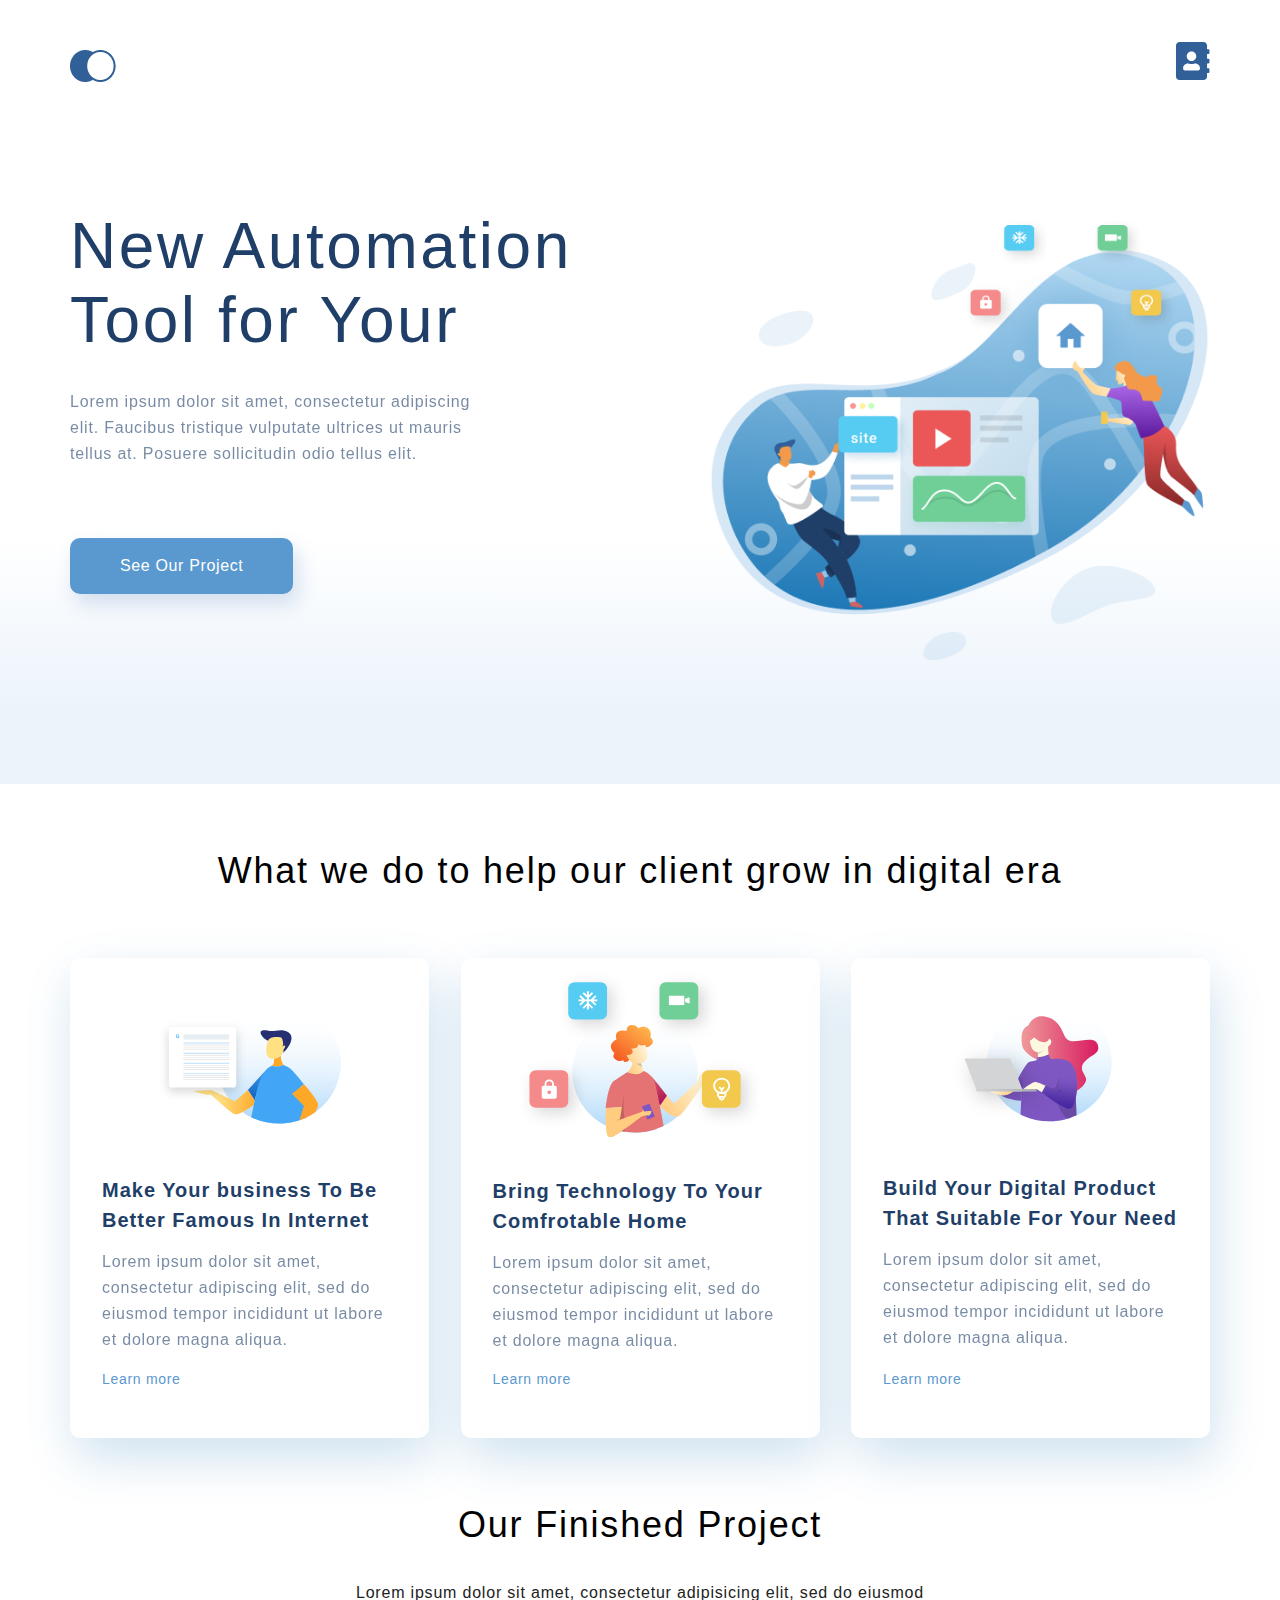
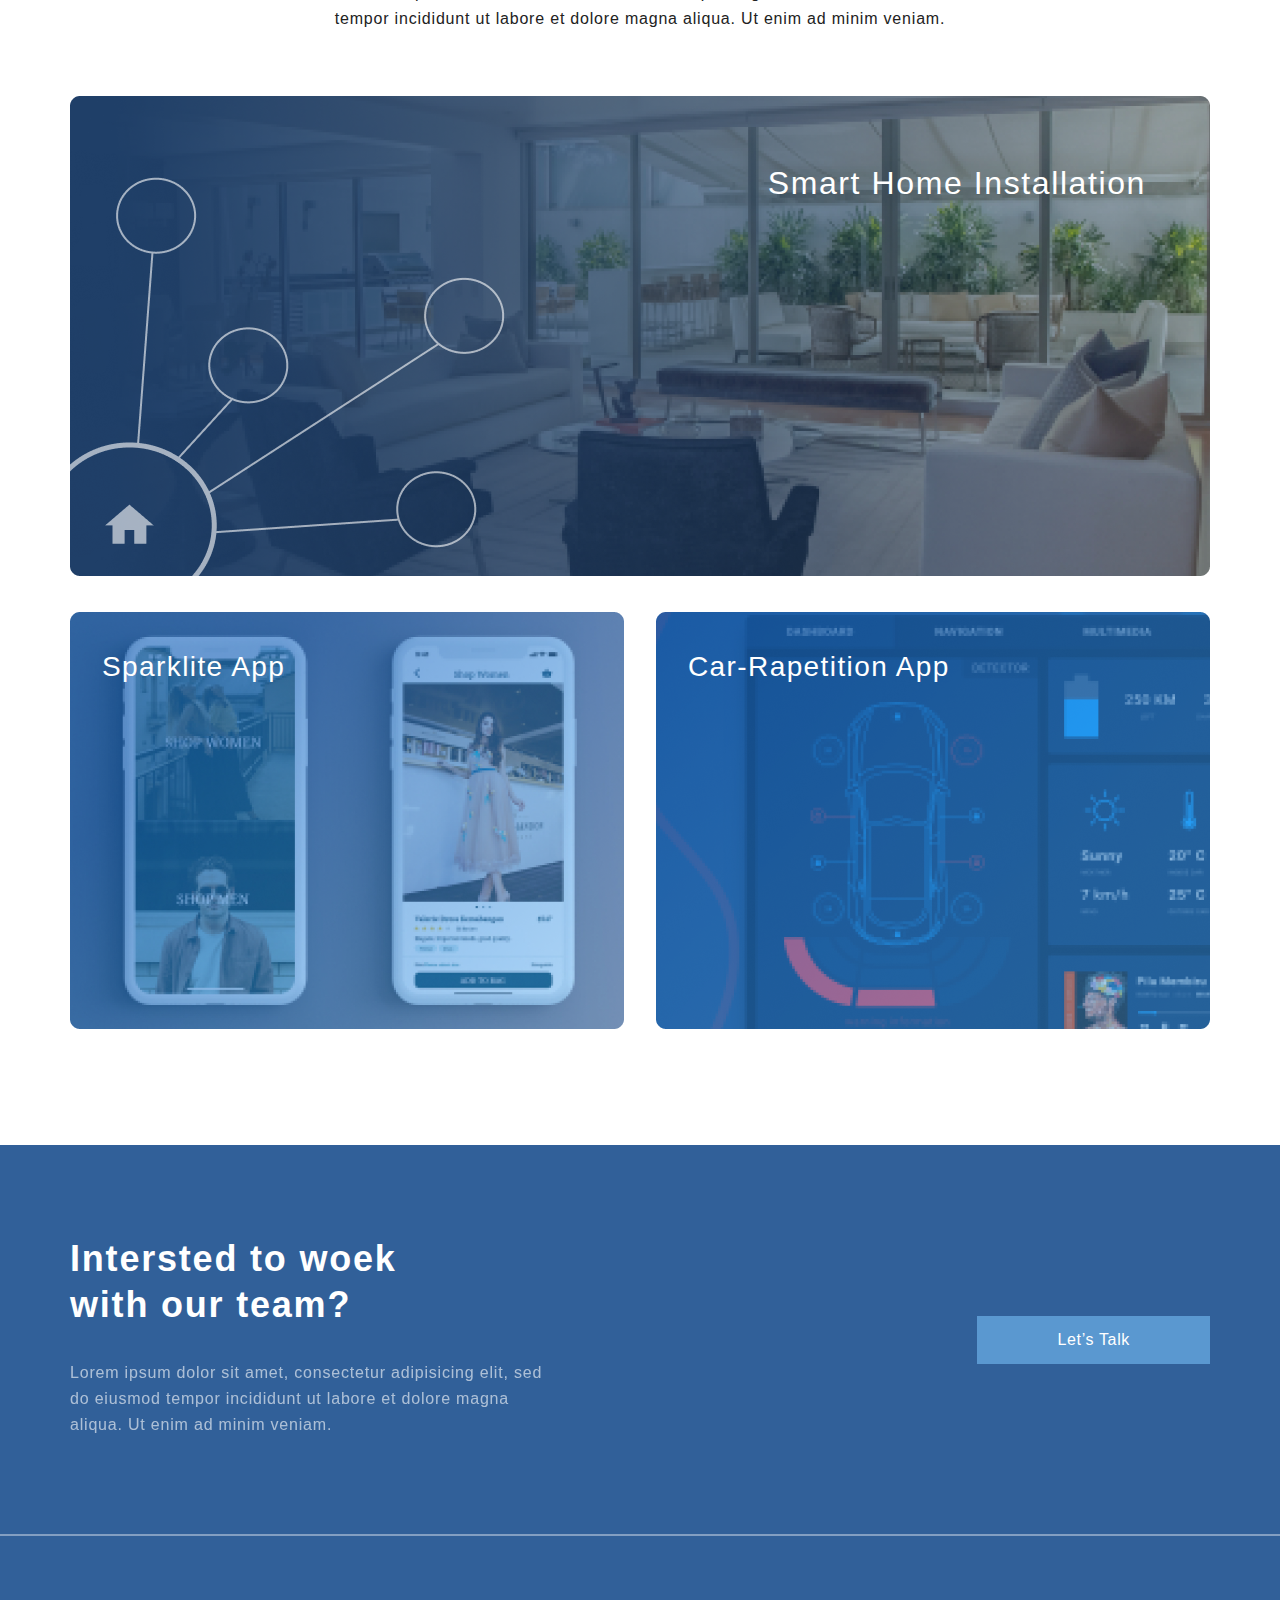
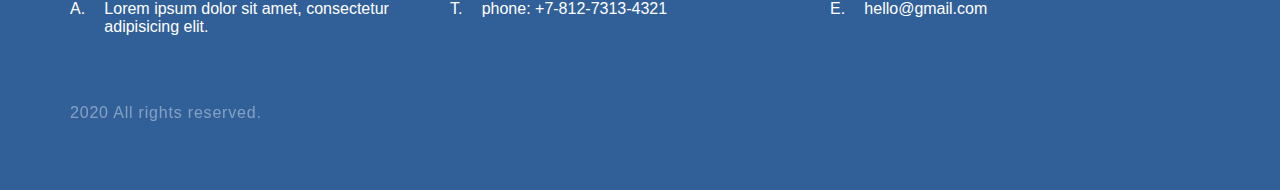
<file: index.html>
<!DOCTYPE html>
<html lang="en">

<head>
    <meta charset="UTF-8">
    <meta name="viewport" content="width=device-width, initial-scale=1.0">
    <title>Document</title>
    <link rel="stylesheet" href="style.css">
</head>

<body>



    <div class="top">
        <div class="container top_content_box">
            <ul class="header">
                <li> <a href="index.html"><img src="img/logo.png" alt="logo"></a> </li>
                <li> <a href="contacts.html"><img src="img/Vector.svg" alt="vector"></a></li>
            </ul>
            <div class="top_info">
                <h1 class="heading1 heading1_main">New Automation Tool for Your </h1>
                <p class="text text_under_main_heading1">Lorem ipsum dolor sit amet, consectetur adipiscing elit.
                    Faucibus
                    tristique vulputate ultrices ut mauris tellus at. Posuere sollicitudin odio tellus elit.</p>
                <a href="#" class="button_top">See Our Project</a>
            </div>
        </div>
    </div>


    <div class="what-we-do container">
        <h3 class="heading3 heading3_what-we-do">What we do to help our client grow in digital era</h3>
        <div class="what-we-do_content">
            <div class="card">
                <img class="card_image" src="img/card_1.svg" alt="image_card_1">
                <h4 class="heading4 heading4_card">Make Your business To Be
                    Better Famous In Internet</h4>
                <p class="text">Lorem ipsum dolor sit amet, consectetur adipiscing elit, sed do eiusmod tempor
                    incididunt ut labore et dolore magna aliqua. </p>
                <a href="#" class="card_link">Learn more</a>
            </div>
            <div class="card card_2">
                <img class="card_image card2_image" src="img/card_2.svg" alt="image_card_2">
                <h4 class="heading4 heading4_card">Bring Technology To Your
                    Comfrotable Home</h4>
                <p class="text">Lorem ipsum dolor sit amet, consectetur adipiscing elit, sed do eiusmod tempor
                    incididunt ut labore et dolore magna aliqua. </p>
                <a href="#" class="card_link">Learn more</a>
            </div>
            <div class="card card_3">
                <img class="card_image" src="img/card_3.svg" alt="image_card_3">
                <h4 class="heading4 heading4_card">Build Your Digital Product
                    That Suitable For Your Need</h4>
                <p class="text">Lorem ipsum dolor sit amet, consectetur adipiscing elit, sed do eiusmod tempor
                    incididunt ut labore et dolore magna aliqua. </p>
                <a href="#" class="card_link">Learn more</a>
            </div>
        </div>
    </div>


    <div class="project container">
        <h3 class="heading3 heading3_project">Our Finished Project</h3>
        <p class="text text_project">Lorem ipsum dolor sit amet, consectetur adipisicing elit, sed do eiusmod tempor
            incididunt ut labore et dolore magna aliqua. Ut enim ad minim veniam.</p>
        <div class="project_item">
            <img class="project_img" src="img/project_1.png" alt="main_project_img">
            <p class="text text_project_foto_main">Smart Home Installation</p>
        </div>
        <div class="project_parent">
            <div class="project_item project_item_margin">
                <img class="project_img" src="img/project_2.png" alt="project_img_2">
                <p class="text text_project_foto_1">Sparklite App</p>
            </div>
            <div class="project_item project_item_3">
                <img class="project_img" src="img/project_3.png" alt="project_img_3">
                <p class="text text_project_foto_2">Car-Rapetition App</p>
            </div>
        </div>
    </div>


    <div class="footer">
        <div class="container">
            <div class="footer_top">
                <div class="footer_text">
                    <h3 class="heading3 heading3_footer">Intersted to woek
                        with our team?</h3>
                    <p class="text text_footer_top"> Lorem ipsum dolor sit amet, consectetur adipisicing elit, sed do
                        eiusmod tempor incididunt ut labore et dolore magna aliqua. Ut enim ad minim veniam.</p>
                </div>
                <a href="#" class="button_footer_a">Let’s Talk</a>

            </div>
        </div>
        <hr class="hr_footer">
        <div class="container">
            <div class="footer_bottom">
                <ul class="list_ul_footer_info">
                    <li class="list_li_footer_info">Lorem ipsum dolor sit amet, consectetur adipisicing elit.</li>
                    <li class="list_li_footer_info">phone: +7-812-7313-4321</li>
                    <li class="list_li_footer_info list_li_footer_info_last">hello@gmail.com</li>
                </ul>
                <div class="footer_copy">
                    <p class="text text_copyright">2020 All rights reserved.</p>
                </div>
            </div>
        </div>
    </div>


</body>

</html>
</file>
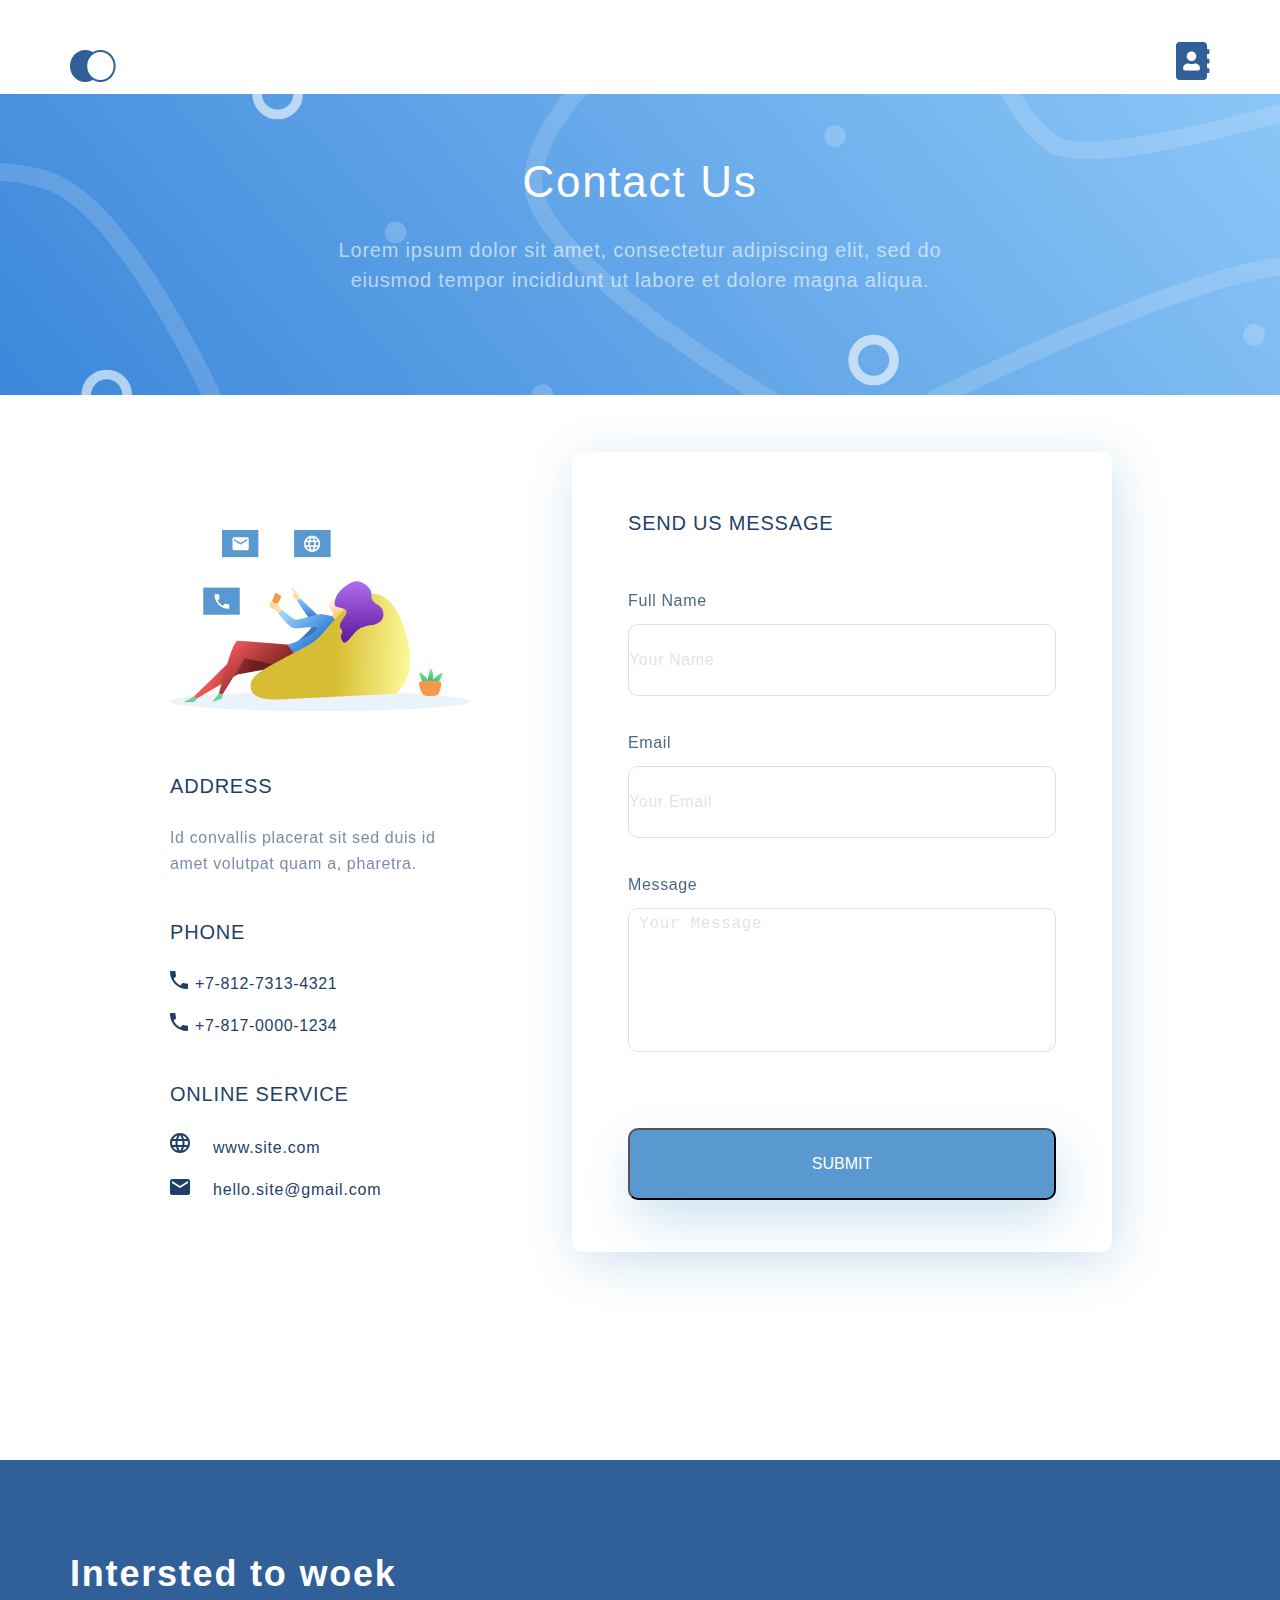
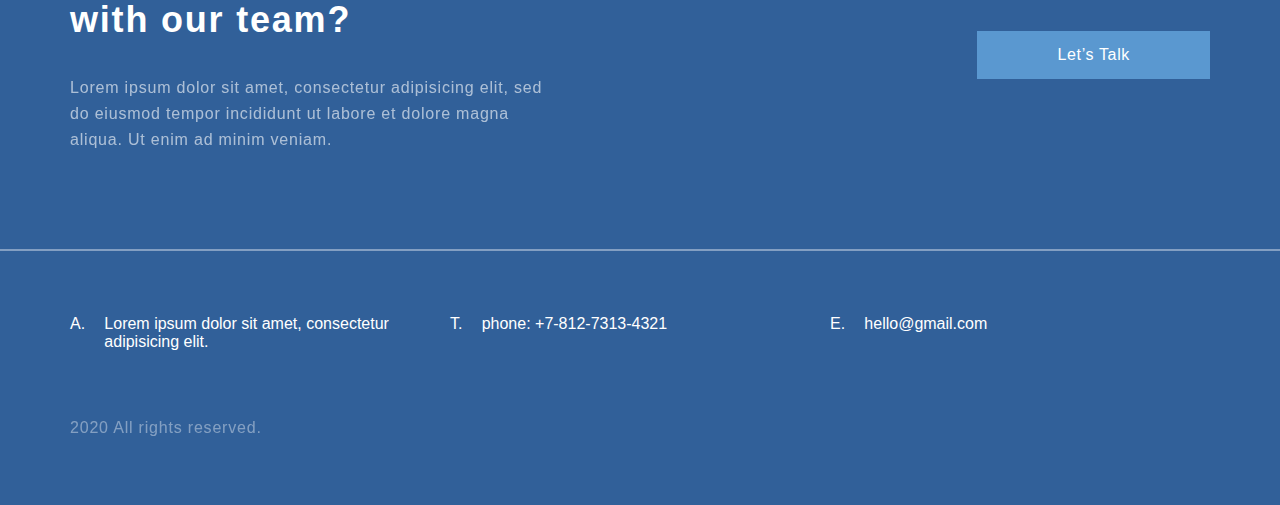
<file: contacts.html>
<!DOCTYPE html>
<html lang="en">

<head>
    <meta charset="UTF-8">
    <meta name="viewport" content="width=device-width, initial-scale=1.0">
    <title>Document</title>
    <link rel="stylesheet" href="style.css">
</head>

<body>


    <div class="container">
        <ul class="header">
            <li> <a href="index.html"><img src="img/logo.png" alt="logo"></a> </li>
            <li> <a href="contacts.html"><img src="img/Vector.svg" alt="vector"></a></li>
        </ul>
    </div>
    <div class="contacts_header">
        <div class="container">
            <h2 class="heading2">Contact Us</h2>
            <p class="text text_contacts_header">Lorem ipsum dolor sit amet, consectetur adipiscing elit, sed do eiusmod
                tempor incididunt ut
                labore et dolore magna aliqua. </p>
        </div>
    </div>


    <div class="container_contacts_content">
        <div class="contacts_info">
            <img src="img/contacts.png" alt="contacts_content_image">
            <h4 class="heading4 heading4_contacts heading4_contacts_adress">Address</h4>
            <p class="text text_contacts">Id convallis placerat sit sed duis id amet volutpat quam a, pharetra.</p>
            <h4 class="heading4 heading4_contacts">Phone</h4>
            <ol class="list_ol_contacts_phone">
                <li class="list_li_contacts_phone">+7-812-7313-4321</li>
                <li>+7-817-0000-1234</li>
            </ol>
            <h4 class="heading4 heading4_contacts">Online service</h4>
            <ul class="list_ul_contacts_online">
                <li class="list_li_contacts_online1"><a class="a_contacts_online"
                        href="https://yandex.ru/uslugi/">www.site.com</a> </li>
                <li class="list_li_contacts_online2"><a class="a_contacts_online"
                        href="mailto:example@mail.ru">hello.site@gmail.com</a></li>
            </ul>
        </div>

        <div class="contacts_form">
            <form action="#">
                <h4 class="heading4 heading4_contacts heading4_contacts_form">Send us message</h4>
                <p class="text text_contacts_form">Full Name</p>
                <input class="data_up" type="text" placeholder="Your Name">
                <p class="text text_contacts_form">Email</p>
                <input class="data_up" type="email" placeholder="Your Email">
                <p class="text text_contacts_form">Message</p>
                <textarea class="data_message" name="" id="" cols="30" rows="10"
                    placeholder=" Your Message"></textarea><br>
                <button class="button_contacts_form" type="submit">Submit</button>
            </form>
        </div>
    </div>


    <div class="container_map">
        <script type="text/javascript" charset="utf-8" async
            src="https://api-maps.yandex.ru/services/constructor/1.0/js/?um=constructor%3A8eac6a23f70f8faa2c3bcd7479773e1df89d9cd65e46d61827a29c4f24384f5c&amp;width=100%&amp;height=400&amp;lang=ru_RU&amp;scroll=true">
        </script>
    </div>


    <div class="footer">
        <div class="container">
            <div class="footer_top">
                <div class="footer_text">
                    <h3 class="heading3 heading3_footer">Intersted to woek
                        with our team?</h3>
                    <p class="text text_footer_top"> Lorem ipsum dolor sit amet, consectetur adipisicing elit, sed do
                        eiusmod tempor incididunt ut labore et dolore magna aliqua. Ut enim ad minim veniam.</p>
                </div>
                <a href="#" class="button_footer_a">Let’s Talk</a>

            </div>
        </div>
        <hr class="hr_footer">
        <div class="container">
            <div class="footer_bottom">
                <ul class="list_ul_footer_info">
                    <li class="list_li_footer_info">Lorem ipsum dolor sit amet, consectetur adipisicing elit.</li>
                    <li class="list_li_footer_info">phone: +7-812-7313-4321</li>
                    <li class="list_li_footer_info list_li_footer_info_last">hello@gmail.com</li>
                </ul>
                <div class="footer_copy">
                    <p class="text text_copyright">2020 All rights reserved.</p>
                </div>
            </div>
        </div>
    </div>


</body>

</html>
</file>
<file: style.css>
* {
    margin: 0;
    padding: 0;
}

.a_contacts_online {
    margin-left: 16px;
    text-decoration: none;
    font-size: 16px;
    line-height: 26px;
    letter-spacing: 0.05em;
    color: #1F3F68;
    opacity: 1;
}


body {
    font-family: sans-serif;
}

.button_contacts_form {
    background: #5A98D0;
    box-shadow: 5px 20px 50px rgba(16, 112, 177, 0.2);
    border-radius: 10px;
    font-weight: 500;
    font-size: 16px;
    line-height: 26px;
    text-align: center;
    color: #FFFFFF;
    text-transform: uppercase;
    width: 428px;
    height: 72px;
}

.button_footer_a {
    display: inline-block;
    background: #5A98D0;
    text-align: center;
    letter-spacing: 0.04em;
    color: #FFFFFF;
    opacity: 1;
    text-decoration: none;
    padding-top: 15px;
    padding-bottom: 15px;
    padding-left: 80px;
    padding-right: 80px;
}

.button_top {
    font-size: 16px;
    line-height: 26px;
    text-align: center;
    letter-spacing: 0.04em;
    color: #FFFFFF;
    background: #5A98D0;
    box-shadow: 5px 10px 20px rgba(53, 110, 173, 0.2);
    border-radius: 10px;
    padding: 15px 50px;
    text-decoration: none;
    display: inline-block;
    margin-top: 71px;
}

.card {
    height: 480px;
    width: 359px;
    padding: 44px 32px;
    box-sizing: border-box;
    background: #FFFFFF;
    box-shadow: 5px 20px 50px rgba(16, 112, 177, 0.2);
    border-radius: 10px;
    display: flex;
    flex-direction: column;
}

.card_image {
    align-self: center;
    margin-bottom: 51px;
}

.card_link {
    font-size: 14px;
    line-height: 30px;
    letter-spacing: 0.05em;
    color: #5A98D0;
    text-decoration: none;
    margin-top: auto;
}

.card_2 {
    padding-top: 14px;
}

.card2_image {
    margin-bottom: 38px;
}

.contacts_header {
    height: 250px;
    background-image: url(img/contacts_header.svg);
    background-repeat: no-repeat;
    background-position: center;
    background-size: cover;
    padding-top: 51px;
}

.contacts_form {
    margin-top: 57px;
    background: #FFFFFF;
    box-shadow: 5px 10px 50px rgba(16, 112, 177, 0.2);
    border-radius: 10px;
    width: 540px;
    height: 800px;
    padding: 56px;
    box-sizing: border-box;
}

.contacts_info {
    margin-top: 135px;
    width: 301px;
    height: 668px;
    box-sizing: border-box;
    margin-right: 101px;
}

.container {
    max-width: 1140px;
    margin: 0 auto;
}

.container_contacts_content {
    margin: 0 auto;
    width: 940px;
    display: flex;
    align-items: flex-start;
    justify-content: space-between;
}

.container_map {
    margin: 0 auto;
    width: 940px;
    padding-top: 96px;
}

.data_up,
.data_message {
    border: 1px solid #356EAD;
    opacity: 0.4;
    box-sizing: border-box;
    border-radius: 10px;
    font-weight: 300;
    font-size: 16px;
    line-height: 30px;
    letter-spacing: 0.04em;
    color: #1F3F68;
    opacity: 0.2;
}


.data_up {
    width: 428px;
    height: 72px;
}

.data_message {
    width: 428px;
    height: 144px;
    margin-bottom: 72px;
}

.footer {
    background: #316099;
    margin-top: 112px;
}

.footer_bottom {
    padding-top: 64px;
    padding-bottom: 64px;
}

.footer_text {
    width: 495px;
    padding-top: 91px;
    padding-bottom: 96px;
    box-sizing: border-box;
}


.footer_top {
    display: flex;
    justify-content: space-between;
    align-items: center;
}


.header {
    padding-top: 42px;
    display: flex;
    justify-content: space-between;
    list-style-type: none;
}

.heading1 {
    font-size: 64px;
    color: #1F3F68;
}

.heading1_main {
    max-width: 510px;
    font-weight: 300;
    line-height: 74px;
    letter-spacing: 0.04em;
    margin-bottom: 32px;
}

.heading2 {
    font-weight: 500;
    font-size: 44px;
    text-align: center;
    line-height: 74px;
    letter-spacing: 0.04em;
    color: #FFFFFF;
    margin-bottom: 16px;
}

.heading3 {
    font-size: 36px;
    text-align: center;
}

.heading3_footer {
    width: 340px;
    line-height: 46px;
    letter-spacing: 0.05em;
    color: #FFFFFF;
    text-align: left;
    margin-bottom: 32px;
}

.heading3_project {
    font-weight: 300;
    line-height: 46px;
    letter-spacing: 0.05em;
}

.heading3_what-we-do {
    font-weight: 300;
    line-height: 46px;
    letter-spacing: 0.05em;
    color: #000000;
}

.heading4 {
    font-size: 20px;
    line-height: 30px;
    color: #1F3F68;
}

.heading4_card {
    letter-spacing: 0.05em;
    margin-bottom: 14px;
}

.heading4_contacts {
    font-weight: 500;
    letter-spacing: 0.04em;
    text-transform: uppercase;
    margin-top: 40px;
    margin-bottom: 24px;
}

.heading4_contacts_adress {
    margin-top: 56px;
}

.heading4_contacts_form {
    margin-top: 0px;
    margin-bottom: 48px;

}

.hr_footer {
    opacity: 0.4;
    border: 1px solid #FFFFFF;
}


.list_ol_contacts_phone {
    list-style-position: inside;
    list-style-image: url(img/contacts_phone.svg);
    font-weight: 300;
    font-size: 16px;
    line-height: 26px;
    letter-spacing: 0.04em;
    color: #1F3F68;
}

.list_li_contacts_phone {
    margin-bottom: 16px;
}

.list_li_contacts_online1 {
    list-style-position: inside;
    list-style-image: url(img/contacts_globe.svg);
    margin-bottom: 16px;
}

.list_li_contacts_online2 {
    list-style-position: inside;
    list-style-image: url(img/contacts_email.svg);
}

.list_li_footer_info {
    color: #FFFFFF;
    opacity: 1;
    flex-grow: 1;
    flex-basis: 33.3333%;
    margin-right: 32px;
    display: flex;
}

.list_li_footer_info:first-child:before {
    content: 'A.';
    display: block;
    margin-right: 19.21px;
}

.list_li_footer_info:nth-child(2):before {
    content: 'T.';
    display: block;
    margin-right: 19.21px;
}

.list_li_footer_info:last-child:before {
    content: 'E.';
    display: block;
    margin-right: 19.21px;
}

.list_ul_footer_info {
    list-style-type: none;
    display: flex;
    justify-content: space-between;
}

.project_img {
    width: 100%;
}

.project_item {
    position: relative;
    flex-grow: 1;
}

.project_item_margin {
    margin-right: 32px;
}

.project_parent {
    display: flex;
    justify-content: space-between;
    margin-top: 32px;
}

.text {
    font-size: 16px;
    line-height: 26px;
    color: #1F3F68;
    letter-spacing: 0.05em;
    opacity: 0.6;
}

.text_contacts {
    font-weight: 300;
    letter-spacing: 0.04em;
    width: 300px;
}

.text_contacts_form {
    line-height: 30px;
    letter-spacing: 0.04em;
    opacity: 0.8;
    margin-bottom: 8px;
    margin-top: 32px;
}

.text_contacts_header {
    font-size: 20px;
    line-height: 30px;
    text-align: center;
    letter-spacing: 0.04em;
    color: rgba(255, 255, 255, 0.6);
    opacity: 1;
    margin: 0 auto;
    width: 60%;
}

.text_copyright {
    color: #FFFFFF;
    opacity: 0.4;
    padding-top: 64px;
}

.text_footer_top {
    color: #FFFFFF;
}

.text_project {
    margin: 32px auto 64px;
    text-align: center;
    color: #222222;
    width: 55%;
    opacity: 1;
}


.text_project_foto_main {
    font-size: 32px;
    line-height: 46px;
    text-align: right;
    color: #FFFFFF;
    position: absolute;
    top: 64px;
    right: 64px;
    opacity: 1;
}


.text_project_foto_1,
.text_project_foto_2 {
    position: absolute;
    top: 32px;
    left: 32px;
    bottom: 339px;
    font-size: 28px;
    line-height: 46px;
    color: #FFFFFF;
    opacity: 1;
}

.text_under_main_heading1 {
    max-width: 425px;
}

.top {
    min-height: 768px;
    background: linear-gradient(0deg, #EBF3FB 8.84%, rgba(152, 195, 232, 0) 31.12%);
}

.top_content_box {
    display: flex;
    flex-direction: column;
    height: 100%;
}

.top_info {
    padding-top: 115px;
    flex-grow: 1;
    background-image: url(img/top_back.png);
    background-repeat: no-repeat;
    background-position: right center;
    background-size: 44%;
    padding-bottom: 190px;
}


.what-we-do {
    padding-top: 64px;
}

.what-we-do_content {
    padding-top: 64px;
    display: flex;
    justify-content: space-between;
    padding-bottom: 64px;
}

@media(max-width:1024px) {

    .button_contacts_form {
        width: 412.15px;
        height: 70.2px;
    }

    .button_footer_a {
        padding-top: 7px;
        padding-bottom: 7px;
        padding-left: 31px;
        padding-right: 31px;
    }

    .card {
        max-height: 457px;
        max-width: 334px;
        padding: 40px 29px;
        margin-top: 32px;
    }

    .card_2 {
        padding-top: 13px;
    }

    .card_image {
        margin-bottom: 46px;
    }

    .contacts_info {
        max-width: 301px;
        margin-right: 0;
        margin-top: 57px;
    }

    .contacts_form {
        margin-top: 64px;
        width: 520px;
        height: 780px;
    }

    .container {
        padding-left: 32px;
        padding-right: 32px;
    }

    .container_contacts_content {
        width: 100%;
        flex-direction: column;
        align-items: center;
    }

    .container_map {
        padding-top: 64px;
        width: 100%;
    }

    .data_up {
        width: 412.15px;
        height: 70.2px;
    }

    .data_message {
        width: 412.15px;
        height: 140.4px;
        margin-bottom: 70px;
    }


    .footer {
        margin-top: 64px;
    }

    .footer_bottom {
        padding-left: 92px;
        padding-right: 92px;
    }

    .footer_text {
        max-width: 336px;
        padding-top: 47px;
        padding-bottom: 64px;

    }

    .footer_top {
        padding-left: 92px;
        padding-right: 92px;
    }

    .heading4_contacts_adress {
        margin-top: 64px;
    }

    .list_li_footer_info {
        margin-right: 0px;
        display: flex;
        justify-content: flex-start;
        margin-bottom: 25px;
    }

    .list_li_footer_info:first-child:before {
        content: 'A.';
        display: block;
        width: 5px;
        margin-right: 47px;
    }

    .list_li_footer_info:nth-child(2):before {
        content: 'T.';
        display: block;
        width: 5px;
        margin-right: 47px;
    }

    .list_li_footer_info:last-child:before {
        content: 'E.';
        display: block;
        width: 5px;
        margin-right: 47px;
    }

    .list_li_footer_info_last {
        margin-bottom: 0px;
    }

    .list_ul_footer_info {
        display: block;
    }

    .top_info {
        background-position: right 320px;
    }

    .what-we-do_content {
        flex-direction: column;
        align-items: center;
        padding-bottom: 127px;
    }
}

@media(max-width: 667px) {

    .button_top {
        margin-top: 0px;
        font-size: 12px;
        line-height: 26px;
        padding: 0px 8px;
    }

    .button_contacts_form {
        width: 271.6px;
        height: 46.26px;
    }

    .card {
        width: 100%;
    }

    .contacts_header {
        margin-top: 33px;
        padding-top: 0px;
    }

    .contacts_form {
        margin-top: 32px;
        width: 342.67px;
        height: 514px;
        padding: 36px;
    }


    .contacts_info {
        margin-top: 46px;
        height: auto;
    }


    .container {
        padding-left: 16px;
        padding-right: 16px;
    }


    .data_up {
        width: 271.6px;
        height: 46.26px;
    }

    .data_message {
        margin-bottom: 46px;
        width: 271.6px;
        height: 92.52px;
    }

    .footer {
        width: 100%;
        margin-top: 64px;

    }

    .footer_bottom {
        padding-left: 0;
        padding-right: 0;
        padding-top: 32px;
        padding-bottom: 32px;
    }

    .footer_text {
        text-align: center;
        width: 100%;
        padding-bottom: 40px;
    }

    .footer_top {
        padding-top: 18px;
        padding-left: 0;
        padding-right: 0;
        flex-direction: column;
        align-items: center;
        padding-bottom: 40px;
    }

    .header {
        padding-top: 24px;
    }

    .heading1_main {
        width: 100%;
        font-size: 32px;
        line-height: 37px;
        margin-bottom: 12px;
        text-align: center;
    }

    .heading2 {
        font-size: 24px;
        line-height: 28px;
        padding-top: 48px;
        padding-bottom: 32px;
        margin-bottom: 0px;
    }

    .heading3_footer {
        width: 100%;
        font-size: 24px;
        line-height: 28px;
        text-align: center;
    }

    .heading4_contacts {
        margin-top: 32px;
    }

    .heading4_contacts_form {
        margin-top: 0;
        margin-bottom: 0;
    }


    .heading3_project {
        font-size: 24px;
        line-height: 28px;
        letter-spacing: 0;
    }

    .heading3_what-we-do {
        font-size: 24px;
        line-height: 28px;

    }

    .list_li_footer_info {
        margin-bottom: 17px;
    }

    .list_li_footer_info_last {
        margin-bottom: 0;
    }


    .list_li_footer_info:first-child:before {
        content: '1.';
        display: block;
        width: 5px;
        margin-right: 23px;
    }

    .list_li_footer_info:nth-child(2):before {
        content: '2.';
        display: block;
        width: 5px;
        margin-right: 23px;
    }

    .list_li_footer_info:last-child:before {
        content: '3.';
        display: block;
        width: 5px;
        margin-right: 23px;
    }

    .project_parent {
        display: flex;
        flex-direction: column;
        align-items: center;
        margin-top: 0px;
    }

    .project_item {
        margin-bottom: 16px;
    }

    .project_item_3 {
        margin-bottom: 0px;
    }

    .project_item_margin {
        margin-right: 0;
    }

    .text_contacts_form {

        margin-bottom: 0;
        margin-top: 20px;
    }

    .text_contacts_header {
        font-size: 16px;
        line-height: 30px;
        width: 100%;
    }

    .text_copyright {
        padding-top: 37px;
        text-align: center;
    }

    .top {
        min-height: 376px;
        padding-bottom: 41px;
        box-sizing: border-box;
    }

    .top_info {
        padding-top: 36px;
        display: flex;
        flex-direction: column;
        align-items: center;
        background-image: none;
        padding-bottom: 0;
    }

    .text_project {
        width: 100%;
        margin: 32px auto 82px;
    }


    .text_project_foto_main {
        font-size: 16px;
        line-height: 19px;
        top: 16px;
        right: 16px;
    }

    .text_project_foto_1,
    .text_project_foto_2 {
        font-size: 16px;
        line-height: 19px;
    }

    .text_project_foto_1 {
        top: 26px;
        right: 16px;
    }

    .text_project_foto_2 {
        top: 16px;
        right: 16px;
    }

    .text_under_main_heading1 {
        width: 100%;
        margin-bottom: 32px;
        text-align: center;
    }

    .what-we-do_content {
        padding-top: 0;
        padding-bottom: 64px;
    }
}
</file>
